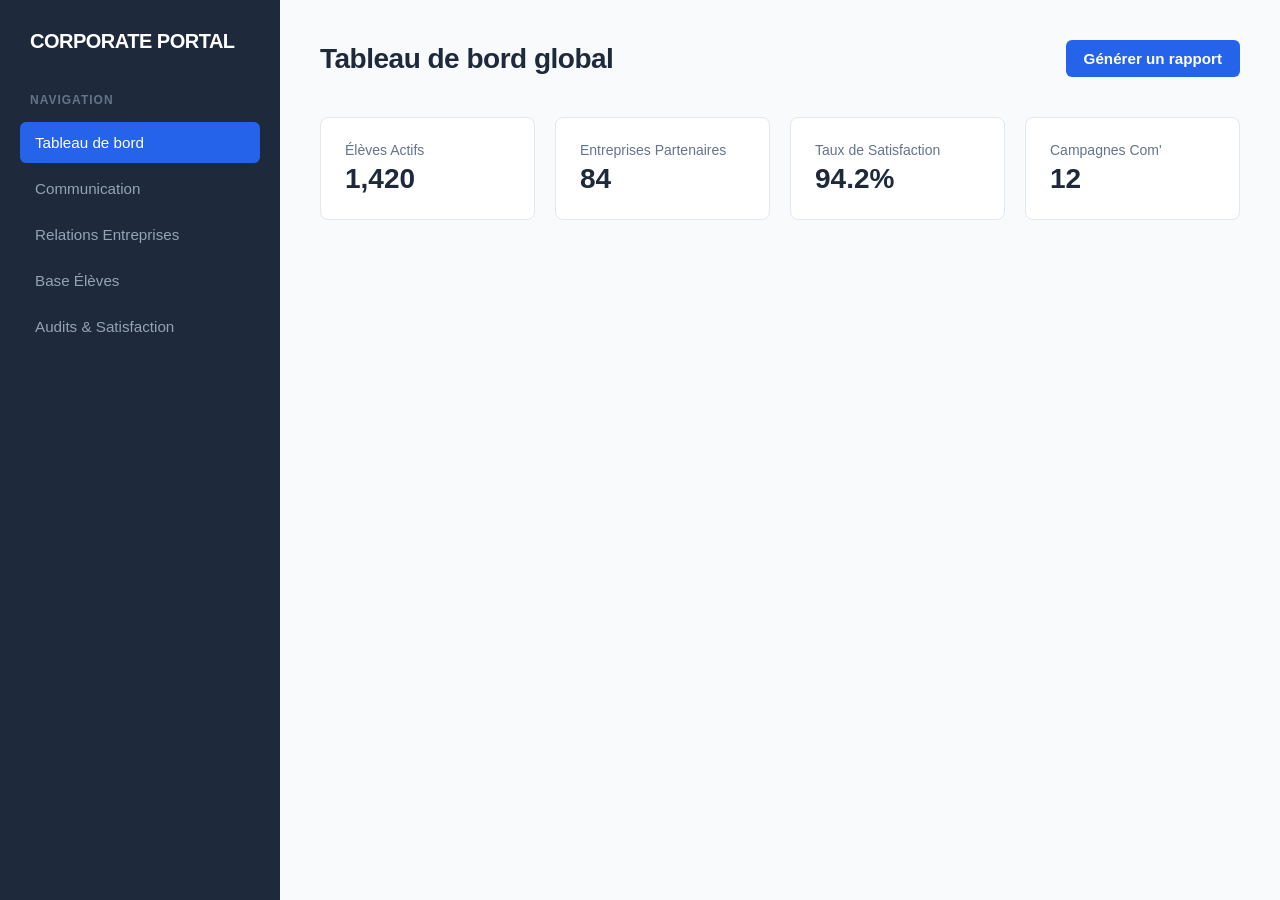
<file: index.html>
<!DOCTYPE html>
<html lang="fr">
<head>
    <meta charset="UTF-8">
    <meta name="viewport" content="width=device-width, initial-scale=1.0">
    <title>Dashboard - Association</title>
    <link rel="stylesheet" href="style.css">
</head>
<body>
    <aside>
        <div class="brand">Corporate Portal</div>
        <p class="menu-label">Navigation</p>
        <nav>
            <a href="index.html" class="active">Tableau de bord</a>
            <a href="communication.html">Communication</a>
            <a href="entreprises.html">Relations Entreprises</a>
            <a href="eleves.html">Base Élèves</a>
            <a href="satisfaction.html">Audits & Satisfaction</a>
        </nav>
    </aside>

    <main>
        <div class="header-actions">
            <h1>Tableau de bord global</h1>
            <button class="btn btn-primary" onclick="alert('Rapport généré')">Générer un rapport</button>
        </div>
        
        <div class="stats-grid">
            <div class="stat-card"><p>Élèves Actifs</p><h3>1,420</h3></div>
            <div class="stat-card"><p>Entreprises Partenaires</p><h3>84</h3></div>
            <div class="stat-card"><p>Taux de Satisfaction</p><h3>94.2%</h3></div>
            <div class="stat-card"><p>Campagnes Com'</p><h3>12</h3></div>
        </div>
    </main>
</body>
</html>
</file>
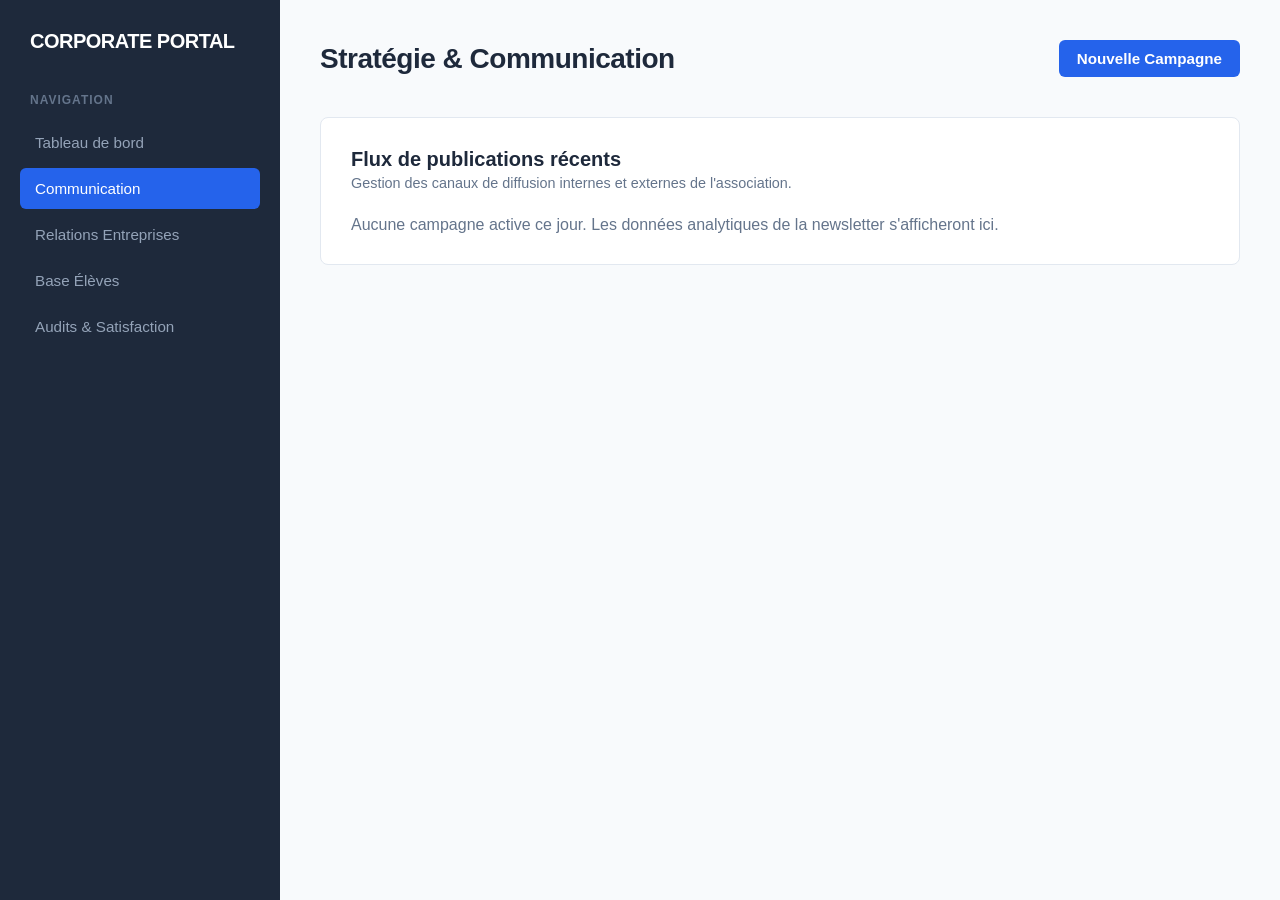
<file: communication.html>
<!DOCTYPE html>
<html lang="fr">
<head>
    <meta charset="UTF-8">
    <meta name="viewport" content="width=device-width, initial-scale=1.0">
    <title>Communication - Association</title>
    <link rel="stylesheet" href="style.css">
</head>
<body>
    <aside>
        <div class="brand">Corporate Portal</div>
        <p class="menu-label">Navigation</p>
        <nav>
            <a href="index.html">Tableau de bord</a>
            <a href="communication.html" class="active">Communication</a>
            <a href="entreprises.html">Relations Entreprises</a>
            <a href="eleves.html">Base Élèves</a>
            <a href="satisfaction.html">Audits & Satisfaction</a>
        </nav>
    </aside>

    <main>
        <div class="header-actions">
            <h1>Stratégie & Communication</h1>
            <button class="btn btn-primary">Nouvelle Campagne</button>
        </div>
        <div class="panel">
            <div class="panel-header">
                <h2>Flux de publications récents</h2>
                <p>Gestion des canaux de diffusion internes et externes de l'association.</p>
            </div>
            <p style="color: var(--text-muted)">Aucune campagne active ce jour. Les données analytiques de la newsletter s'afficheront ici.</p>
        </div>
    </main>
</body>
</html>
</file>
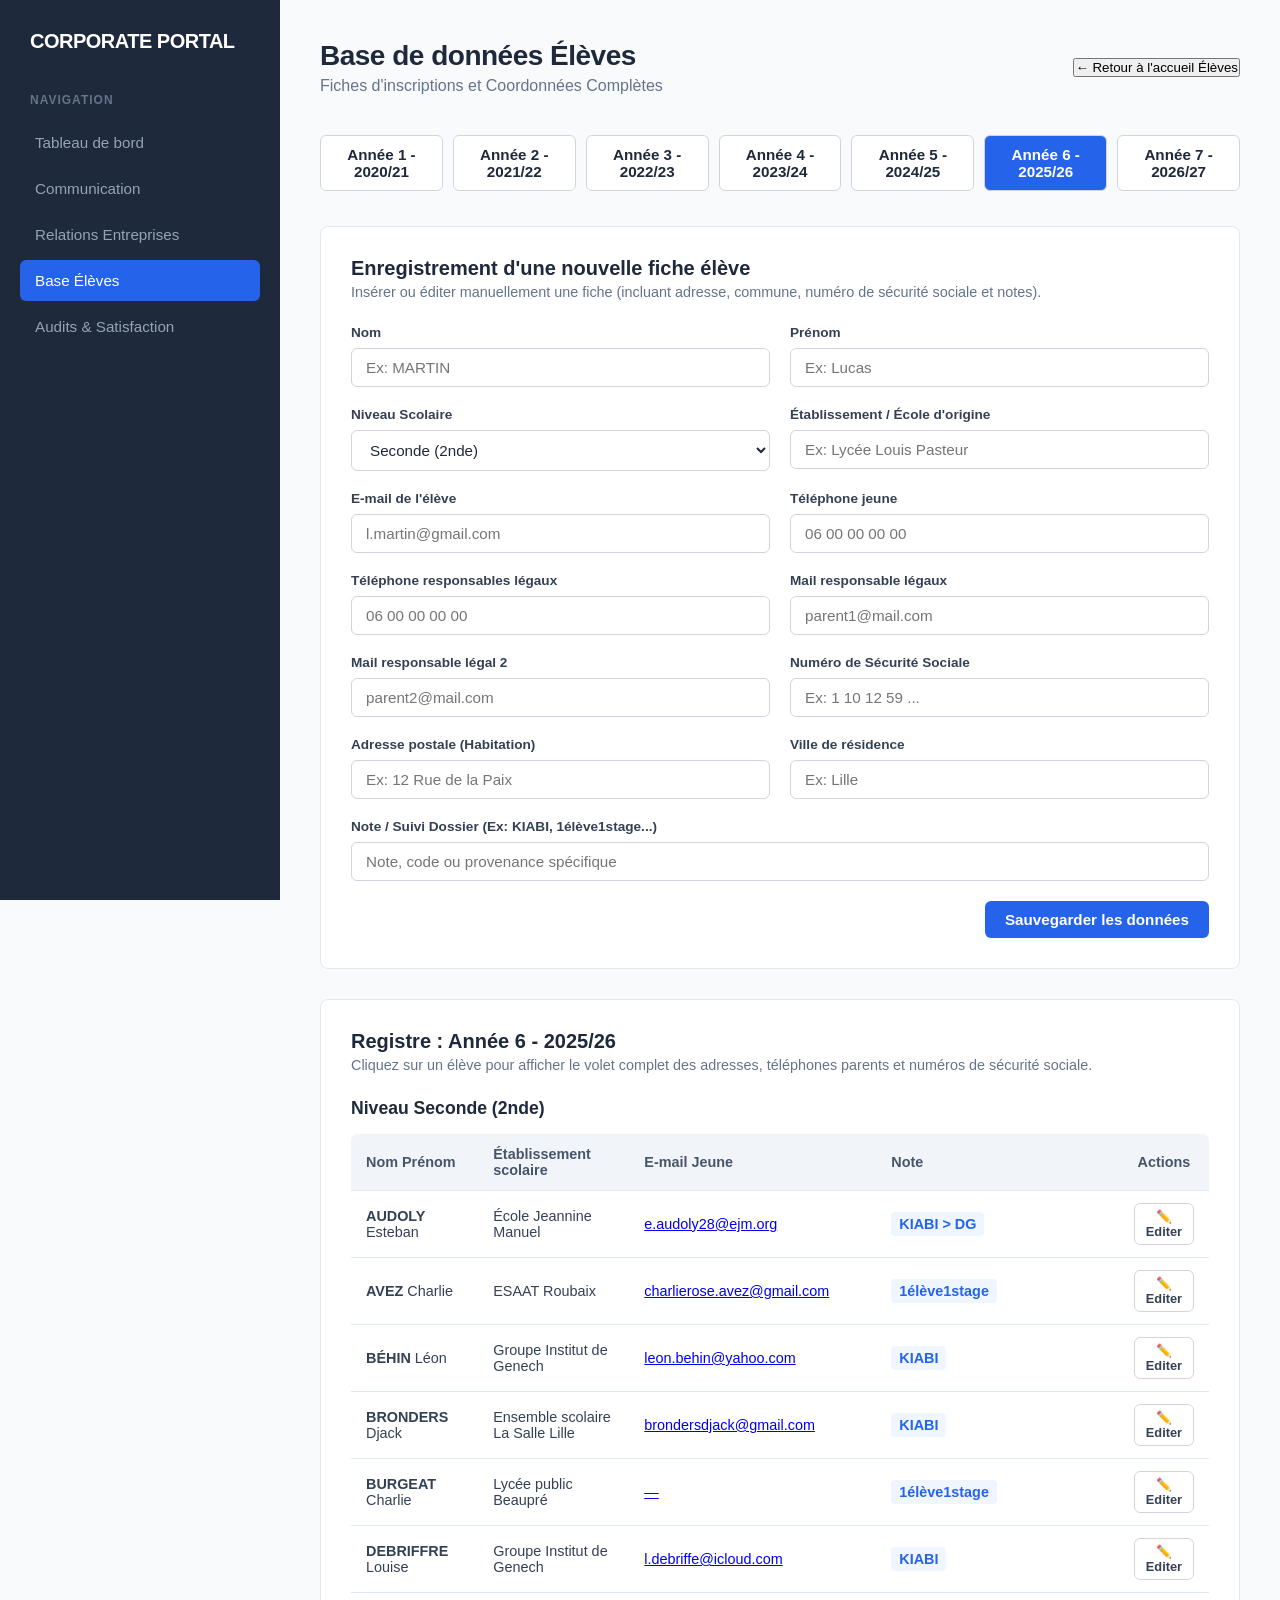
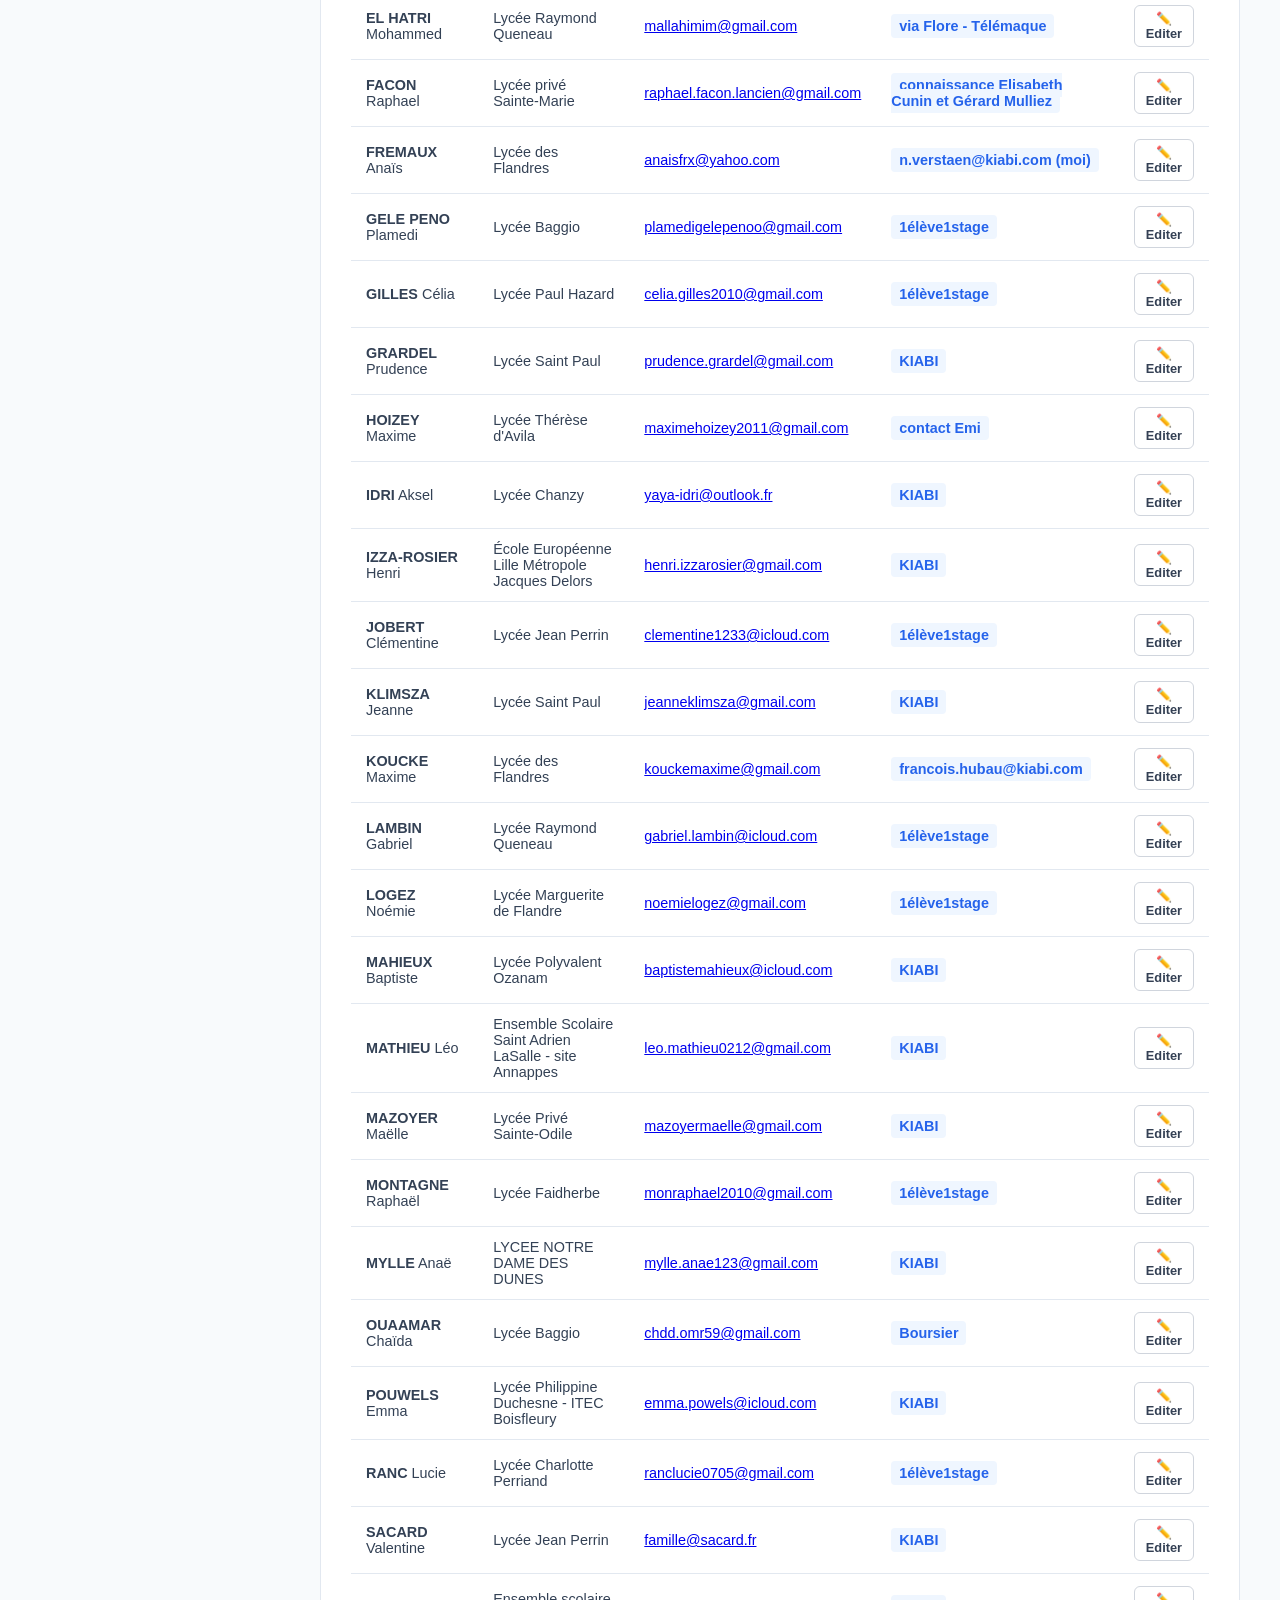
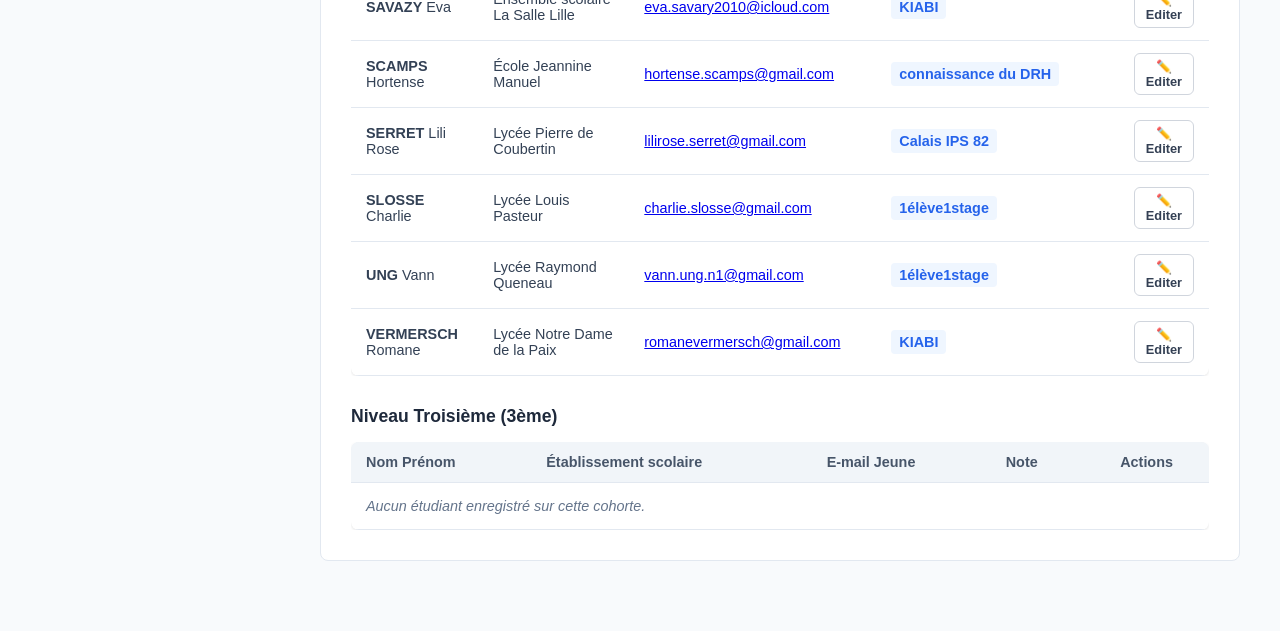
<file: eleves.html>
<!DOCTYPE html>
<html lang="fr">
<head>
    <meta charset="UTF-8">
    <meta name="viewport" content="width=device-width, initial-scale=1.0">
    <title>Élèves - Association</title>
    <link rel="stylesheet" href="style.css">
    <style>
        .level-section {
            margin-bottom: 40px;
        }
        
        .level-badge {
            display: inline-block;
            padding: 4px 10px;
            border-radius: 4px;
            font-size: 0.8rem;
            font-weight: 700;
            text-transform: uppercase;
        }
        
        .badge-3eme { background: #fef3c7; color: #d97706; }
        .badge-2nde { background: #ecfdf5; color: #059669; }

        .empty-message {
            color: #64748b;
            font-style: italic;
            padding: 15px 0;
        }

        .details-row {
            background-color: #f8fafc;
            font-size: 0.85rem;
        }

        .details-grid {
            display: grid;
            grid-template-columns: repeat(auto-fit, minmax(240px, 1fr));
            gap: 15px;
            padding: 15px;
            border-bottom: 2px solid #e2e8f0;
        }

        .details-item strong {
            color: var(--text-main);
            display: block;
            margin-bottom: 2px;
            font-size: 0.75rem;
            text-transform: uppercase;
            letter-spacing: 0.5px;
        }

        .note-tag {
            background: #eff6ff;
            color: var(--accent);
            padding: 4px 8px;
            border-radius: 4px;
            font-weight: 600;
        }

        .year-selector-bar {
            display: flex;
            gap: 10px;
            margin-bottom: 25px;
            overflow-x: auto;
            padding-bottom: 10px;
        }
    </style>
</head>
<body>

    <!-- BARRE LATÉRALE DE NAVIGATION -->
    <aside>
        <div class="brand">Corporate Portal</div>
        <p class="menu-label">Navigation</p>
        <nav>
            <a href="index.html">Tableau de bord</a>
            <a href="communication.html">Communication</a>
            <a href="entreprises.html">Relations Entreprises</a>
            <a href="eleves.html" class="active">Base Élèves</a>
            <a href="satisfaction.html">Audits & Satisfaction</a>
        </nav>
    </aside>

    <!-- CONTENU PRINCIPAL -->
    <main>
        <div class="header-actions">
            <div>
                <h1>Base de données Élèves</h1>
                <p style="color: #64748b; margin: 5px 0 0 0;">Fiches d'inscriptions et Coordonnées Complètes</p>
            </div>
            <!-- LE BOUTON RETOUR REINITIALISE LA VUE EN COURS DE CETTE PAGE -->
            <button onclick="triggerBackHome()" class="btn-back" style="cursor:pointer;">
                ← Retour à l'accueil Élèves
            </button>
        </div>

        <!-- SYSTÈME DES 7 ANNÉES SCOLAIRES -->
        <div class="year-selector-bar" id="year-buttons-container">
            <button class="btn btn-secondary" id="btn-year1" onclick="switchAcademicYear('year1')">Année 1 - 2020/21</button>
            <button class="btn btn-secondary" id="btn-year2" onclick="switchAcademicYear('year2')">Année 2 - 2021/22</button>
            <button class="btn btn-secondary" id="btn-year3" onclick="switchAcademicYear('year3')">Année 3 - 2022/23</button>
            <button class="btn btn-secondary" id="btn-year4" onclick="switchAcademicYear('year4')">Année 4 - 2023/24</button>
            <button class="btn btn-secondary" id="btn-year5" onclick="switchAcademicYear('year5')">Année 5 - 2024/25</button>
            <button class="btn btn-secondary" id="btn-year6" onclick="switchAcademicYear('year6')">Année 6 - 2025/26</button>
            <button class="btn btn-secondary" id="btn-year7" onclick="switchAcademicYear('year7')">Année 7 - 2026/27</button>
        </div>

        <!-- FORMULAIRE D'ENREGISTREMENT ET DE MODIFICATION -->
        <div class="panel">
            <div class="panel-header">
                <h2 id="form-title">Enregistrement d'une nouvelle fiche élève</h2>
                <p>Insérer ou éditer manuellement une fiche (incluant adresse, commune, numéro de sécurité sociale et notes).</p>
            </div>
            <form id="add-student-form" onsubmit="handleStudentSubmit(event)" oninput="markFormAsDirty()">
                <input type="hidden" id="edit-index" value="">
                
                <div class="form-grid">
                    <div class="form-group">
                        <label for="student-lastname">Nom</label>
                        <input type="text" id="student-lastname" placeholder="Ex: MARTIN" required>
                    </div>
                    <div class="form-group">
                        <label for="student-firstname">Prénom</label>
                        <input type="text" id="student-firstname" placeholder="Ex: Lucas" required>
                    </div>
                    <div class="form-group">
                        <label for="student-level">Niveau Scolaire</label>
                        <select id="student-level" required>
                            <option value="3eme">Troisième (3ème)</option>
                            <option value="2nde" selected>Seconde (2nde)</option>
                        </select>
                    </div>
                    <div class="form-group">
                        <label for="student-class">Établissement / École d'origine</label>
                        <input type="text" id="student-class" placeholder="Ex: Lycée Louis Pasteur" required>
                    </div>
                    <div class="form-group">
                        <label for="student-email">E-mail de l'élève</label>
                        <input type="email" id="student-email" placeholder="l.martin@gmail.com">
                    </div>
                    <div class="form-group">
                        <label for="student-phone">Téléphone jeune</label>
                        <input type="text" id="student-phone" placeholder="06 00 00 00 00">
                    </div>
                    <div class="form-group">
                        <label for="student-resp-phone">Téléphone responsables légaux</label>
                        <input type="text" id="student-resp-phone" placeholder="06 00 00 00 00">
                    </div>
                    <div class="form-group">
                        <label for="student-resp-mail1">Mail responsable légaux</label>
                        <input type="email" id="student-resp-mail1" placeholder="parent1@mail.com">
                    </div>
                    <div class="form-group">
                        <label for="student-resp-mail2">Mail responsable légal 2</label>
                        <input type="email" id="student-resp-mail2" placeholder="parent2@mail.com">
                    </div>
                    <div class="form-group">
                        <label for="student-secu">Numéro de Sécurité Sociale</label>
                        <input type="text" id="student-secu" placeholder="Ex: 1 10 12 59 ...">
                    </div>
                    <div class="form-group">
                        <label for="student-habitation">Adresse postale (Habitation)</label>
                        <input type="text" id="student-habitation" placeholder="Ex: 12 Rue de la Paix">
                    </div>
                    <div class="form-group">
                        <label for="student-ville2">Ville de résidence</label>
                        <input type="text" id="student-ville2" placeholder="Ex: Lille">
                    </div>
                    <div class="form-group" style="grid-column: span 2;">
                        <label for="student-note">Note / Suivi Dossier (Ex: KIABI, 1élève1stage...)</label>
                        <input type="text" id="student-note" placeholder="Note, code ou provenance spécifique">
                    </div>
                </div>
                <div style="display: flex; justify-content: flex-end; margin-top: 15px; gap: 10px;">
                    <button type="button" id="btn-cancel-edit" class="btn btn-secondary" style="display: none;" onclick="cancelEdit()">Annuler</button>
                    <button type="submit" class="btn btn-primary" style="background-color: #2563eb; color: white; padding: 10px 20px; border: none; border-radius: 6px; cursor: pointer; font-weight: 600;">Sauvegarder les données</button>
                </div>
            </form>
        </div>

        <!-- AFFICHAGE DU REGISTRE DE L'ANNÉE SELECTIONNÉE -->
        <div class="panel">
            <div class="panel-header">
                <h2 id="table-title">Fiches de l'Année Scolaire Sélectionnée</h2>
                <p>Cliquez sur un élève pour afficher le volet complet des adresses, téléphones parents et numéros de sécurité sociale.</p>
            </div>
            
            <h3 style="margin-bottom: 15px; font-size: 1.1rem; color: #1e293b;">Niveau Seconde (2nde)</h3>
            <div class="table-responsive" style="margin-bottom: 30px;">
                <table style="width: 100%; border-collapse: collapse; background: white; border-radius: 8px; overflow: hidden; box-shadow: 0 1px 3px rgba(0,0,0,0.1);">
                    <thead style="background-color: #f1f5f9; text-align: left;">
                        <tr>
                            <th style="padding: 12px 15px;">Nom Prénom</th>
                            <th style="padding: 12px 15px;">Établissement scolaire</th>
                            <th style="padding: 12px 15px;">E-mail Jeune</th>
                            <th style="padding: 12px 15px;">Note</th>
                            <th style="padding: 12px 15px; text-align: center;">Actions</th>
                        </tr>
                    </thead>
                    <tbody id="tbody-2nde"></tbody>
                </table>
            </div>

            <h3 style="margin-bottom: 15px; font-size: 1.1rem; color: #1e293b;">Niveau Troisième (3ème)</h3>
            <div class="table-responsive">
                <table style="width: 100%; border-collapse: collapse; background: white; border-radius: 8px; overflow: hidden; box-shadow: 0 1px 3px rgba(0,0,0,0.1);">
                    <thead style="background-color: #f1f5f9; text-align: left;">
                        <tr>
                            <th style="padding: 12px 15px;">Nom Prénom</th>
                            <th style="padding: 12px 15px;">Établissement scolaire</th>
                            <th style="padding: 12px 15px;">E-mail Jeune</th>
                            <th style="padding: 12px 15px;">Note</th>
                            <th style="padding: 12px 15px; text-align: center;">Actions</th>
                        </tr>
                    </thead>
                    <tbody id="tbody-3eme"></tbody>
                </table>
            </div>
        </div>
    </main>
    </div>

    <script>
        // Indicateur pour savoir si le formulaire contient des modifications non enregistrées
        let isFormDirty = false;
        let currentYear = 'year6'; // Par défaut sur 2025/2026 (Année 6)

        function markFormAsDirty() {
            isFormDirty = true;
        }

        // Système de protection anti-perte de saisie
        function checkUnsavedChanges() {
            if (isFormDirty) {
                return confirm("Attention : Vous avez un enregistrement ou une modification de fiche en cours. Si vous continuez sans valider, vos données seront perdues. Voulez-vous abandonner la saisie ?");
            }
            return true;
        }

        // Bouton Retour à l'accueil interne de la page
        function triggerBackHome() {
            if (!checkUnsavedChanges()) return;
            cancelEdit();
            switchAcademicYear('year6');
            isFormDirty = false;
        }

        // Données d'initialisation complètes extraites de ton Excel pour l'Année 6
        const defaultStudentsYear6 = [
            { lastname: 'MAZOYER', firstname: 'Maëlle', level: '2nde', class: 'Lycée Privé Sainte-Odile', email: 'mazoyermaelle@gmail.com', phone_jeune: '06 33 24 65 86', phone_resp: '06 07 02 61 16 / 06 81 35 54 06 / 06 69 59 06 25', email_resp1: 'stephanie.gay@kiabi.com', email_resp2: 'fmazoyer@elise.6m.fr', note: 'KIABI', habitation: '55 Rue Bonte Pollet', ville2: 'Lille', secu: '2 10 08 59 512 604 23' },
            { lastname: 'MATHIEU', firstname: 'Léo', level: '2nde', class: 'Ensemble Scolaire Saint Adrien LaSalle - site Annappes', email: 'leo.mathieu0212@gmail.com', phone_jeune: '07 86 10 35 74', phone_resp: '06 76 23 47 35 / 06 85 80 17 42', email_resp1: 'j.mathieu@kiabi.com', email_resp2: 'melaniemagois@yahoo.fr', note: 'KIABI', habitation: '20 Allée des jasmins', ville2: 'Villeneuve-d\'Ascq', secu: '1 10 02 59 009 362 14' },
            { lastname: 'FREMAUX', firstname: 'Anaïs', level: '2nde', class: 'Lycée des Flandres', email: 'anaisfrx@yahoo.com', phone_jeune: '06 68 79 19 46', phone_resp: '06 66 65 98 48 / 06 50 10 21 99', email_resp1: 'isafontaine8@yahoo.fr', email_resp2: 'fremauxseb@yahoo.fr', note: 'n.verstaen@kiabi.com (moi)', habitation: '32 Allée du clos', ville2: 'Hazebrouck', secu: '2 10 05 59 009 541 23' },
            { lastname: 'BÉHIN', firstname: 'Léon', level: '2nde', class: 'Groupe Institut de Genech', email: 'leon.behin@yahoo.com', phone_jeune: '07 54 39 92 72', phone_resp: '07 44 42 07 08 / 06 22 14 66 82', email_resp1: 'jeremy.chatelain@kiabi.com', email_resp2: 'christophe.behin@yahoo.fr / amandinecorbeille@yahoo.fr', note: 'KIABI', habitation: '15 bis rue nationale', ville2: 'Genech', secu: '1 10 04 59 312 411 02' },
            { lastname: 'SAVAZY', firstname: 'Eva', level: '2nde', class: 'Ensemble scolaire La Salle Lille', email: 'eva.savary2010@icloud.com', phone_jeune: '06 07 96 38 51', phone_resp: '06 18 67 40 90 / 06 74 60 27 06 / 06 69 96 08 92', email_resp1: 'manuelafaisca@hotmail.com', email_resp2: 'david.savary@hotmail.fr', note: 'KIABI', habitation: '3 Avenue du 18 Juin', ville2: 'Ronchin', secu: '2 10 12 59 009 253 08' },
            { lastname: 'KLIMSZA', firstname: 'Jeanne', level: '2nde', class: 'Lycée Saint Paul', email: 'jeanneklimsza@gmail.com', phone_jeune: '06 17 34 53 98', phone_resp: '06 78 82 16 76 / 06 78 90 23 69', email_resp1: 'smangez@hotmail.com', email_resp2: 'jonathan@spherebleue.eu', note: 'KIABI', habitation: '14 Rue du 11 Novembre', ville2: 'Croix', secu: '2 10 10 59 009 265 61' },
            { lastname: 'POUWELS', firstname: 'Emma', level: '2nde', class: 'Lycée Philippine Duchesne - ITEC Boisfleury', email: 'emma.powels@icloud.com', phone_jeune: '06 70 13 84 78', phone_resp: '06 82 01 69 64/ 06 48 28 44 58', email_resp1: 'pouwelsfamily@gmail.com', email_resp2: 'j.verley@ajef-cabinet.fr', note: 'KIABI', habitation: '8 Clos de Chapicolle', ville2: 'Montbonnot-Saint-Martin', secu: '2 10 03 38 185 262 89' },
            { lastname: 'IZZA-ROSIER', firstname: 'Henri', level: '2nde', class: 'École Européenne Lille Métropole Jacques Delors', email: 'henri.izzarosier@gmail.com', phone_jeune: '07 78 88 85 86', phone_resp: '06 77 55 64 06 / 06 99 529 279', email_resp1: 'c.ponche@kiabi.com', email_resp2: 'rosier.charlotte@gmail.com/ karim.izza@gmail.com', note: 'KIABI', habitation: '148 Rue Pierre Brossolette', ville2: 'Marcq-en-Barœul', secu: '1 10 10 59 750 113 52' },
            { lastname: 'HOIZEY', firstname: 'Maxime', level: '2nde', class: 'Lycée Thérèse d\'Avila', email: 'maximehoizey2011@gmail.com', phone_jeune: '06 52 53 00 96', phone_resp: '06 61 68 54 98 / 07 66 78 70 20', email_resp1: 'paulinedelhaye@gmail.com', email_resp2: 'fohoizey@gmail.com', note: 'contact Emi', habitation: '42 avenue du plat pays', ville2: 'Wambrechies', secu: '1 11 03 06 088 651 80' },
            { lastname: 'BURGEAT', firstname: 'Charlie', level: '2nde', class: 'Lycée public Beaupré', email: '', phone_jeune: '07 69 80 45 15', phone_resp: '06 10 90 06 26 / 06 65 78 65 50', email_resp1: 'vbburgeat@hotmail.fr', email_resp2: '', note: '1élève1stage', habitation: '19 Rue Max Dormoy', ville2: 'Wavrin', secu: '1 10 09 59 750 394 46' },
            { lastname: 'JOBERT', firstname: 'Clémentine', level: '2nde', class: 'Lycée Jean Perrin', email: 'clementine1233@icloud.com', phone_jeune: '06 78 50 55 92', phone_resp: '06 02 07 97 86 / 06 72 79 92 42', email_resp1: 'benedictejobert1@gmail.com', email_resp2: 'anthony.jobert@wanadoo.fr', note: '1élève1stage', habitation: '9 Rue des Hirondelles', ville2: 'Saint-André-lez-Lille', secu: '2 10 09 59 350 670 80' },
            { lastname: 'AVEZ', firstname: 'Charlie', level: '2nde', class: 'ESAAT Roubaix', email: 'charlierose.avez@gmail.com', phone_jeune: '07 67 59 46 53', phone_resp: '06 37 99 54 84 / 06 31 88 61 30', email_resp1: 'maton.angele@gmail.com', email_resp2: 'jerome.avez@gmail.com', note: '1élève1stage', habitation: '100 Rue des Tisserands', ville2: 'Marcq-en-Barœul', secu: '2 10 07 59 350 945 64' },
            { lastname: 'SCAMPS', firstname: 'Hortense', level: '2nde', class: 'École Jeannine Manuel', email: 'hortense.scamps@gmail.com', phone_jeune: '07 49 48 26 90', phone_resp: '06 66 21 98 97 / 06 28 96 43 99', email_resp1: 'sidole@yahoo.fr', email_resp2: 'joscamp@yahoo.fr', note: 'connaissance du DRH', habitation: '148 Rue de Lille', ville2: 'Mouvaux', secu: '210105959954526' },
            { lastname: 'EL HATRI', firstname: 'Mohammed', level: '2nde', class: 'Lycée Raymond Queneau', email: 'mallahimim@gmail.com', phone_jeune: '07 67 83 62 89', phone_resp: '07 53 36 17 06', email_resp1: 'enguerrand.louart@gmail.com', email_resp2: 'mallahimim@gmail.com', note: 'via Flore - Télémaque', habitation: '3 Rue Molière', ville2: 'Villeneuve-d\'Ascq', secu: '1 10 08 59 392 309 88' },
            { lastname: 'RANC', firstname: 'Lucie', level: '2nde', class: 'Lycée Charlotte Perriand', email: 'ranclucie0705@gmail.com', phone_jeune: '06 51 72 43 96', phone_resp: '06 27 62 13 91 / 06 10 26 21 85', email_resp1: 'brunoranc123@gmail.com', email_resp2: 'lynranc@yahoo.fr', note: '1élève1stage', habitation: '132 Allée du Manoir', ville2: 'Bachy', secu: '2100559009262 81' },
            { lastname: 'FACON', firstname: 'Raphael', level: '2nde', class: 'Lycée privé Sainte-Marie', email: 'raphael.facon.lancien@gmail.com', phone_jeune: '07 55 67 01 59', phone_resp: '06.81.99.85.60 (mère)/ 06 28 57 49 17', email_resp1: 'del.lancien@gmail.com', email_resp2: 'frafac@free.fr', note: 'connaissance Elisabeth Cunin et Gérard Mulliez', habitation: '10 Rue du Trianon', ville2: 'Wattignies', secu: '1 10 12 59 350 610 44' },
            { lastname: 'SLOSSE', firstname: 'Charlie', level: '2nde', class: 'Lycée Louis Pasteur', email: 'charlie.slosse@gmail.com', phone_jeune: '06 16 89 85 36', phone_resp: '06 22 51 72 95 / 06 85 27 52 58', email_resp1: 'juliaswozniak@gmail.com', email_resp2: 'x.slosse@hotmail.fr', note: '1élève1stage', habitation: '25 rue astrid briand la madeleine', ville2: 'La Madeleine', secu: '2 10 10 59 750 424 79' },
            { lastname: 'GILLES', firstname: 'Célia', level: '2nde', class: 'Lycée Paul Hazard', email: 'celia.gilles2010@gmail.com', phone_jeune: '06 65 36 11 29', phone_resp: '06 17 70 71 85 / 06 29 56 51 41', email_resp1: 'pierre.gilles38@gmail.com', email_resp2: 'prunemirabelle59@gmail.com', note: '1élève1stage', habitation: '12 Rue de la Gare', ville2: 'Hazebrouck', secu: '2 10 04 59 005 311 02' },
            { lastname: 'UNG', firstname: 'Vann', level: '2nde', class: 'Lycée Raymond Queneau', email: 'vann.ung.n1@gmail.com', phone_jeune: '07 71 27 74 12', phone_resp: '06 11 30 29 06 / 06 22 67 26 64', email_resp1: 'k.ung@gmail.com', email_resp2: 'oui.kim.vanny@gmail.com', note: '1élève1stage', habitation: '88 Rue de Roubaix', ville2: 'Villeneuve-d\'Ascq', secu: '1 10 06 59 214 654' },
            { lastname: 'OUAAMAR', firstname: 'Chaïda', level: '2nde', class: 'Lycée Baggio', email: 'chdd.omr59@gmail.com', phone_jeune: '07 82 28 18 67', phone_resp: '—', email_resp1: '—', email_resp2: '—', note: 'Boursier', habitation: '14 Boulevard d\'Alsace', ville2: 'Lille', secu: '2 10 02 59 750 211 89' },
            { lastname: 'VERMERSCH', firstname: 'Romane', level: '2nde', class: 'Lycée Notre Dame de la Paix', email: 'romanevermersch@gmail.com', phone_jeune: '06 73 88 78 49', phone_resp: '06 82 14 68 90 / 06 10 89 17 79', email_resp1: 'dehaypatricia@gmail.com', email_resp2: 'fravermersch@gmail.com', note: 'KIABI', habitation: '19 rue du boissonnet', ville2: 'Marcq en baroeul', secu: '2 10 03 59 350 743 08' },
            { lastname: 'AUDOLY', firstname: 'Esteban', level: '2nde', class: 'École Jeannine Manuel', email: 'e.audoly28@ejm.org', phone_jeune: '06 88 01 78 84', phone_resp: '06 95 05 25 92 / 06 49 53 54 26', email_resp1: 'natha_vi@yahoo.fr', email_resp2: 'audolyt@hotmail.com', note: 'KIABI > DG', habitation: '4 rue nouvelle', ville2: 'Mouvaux', secu: '1 10 10 99 216 290 71' },
            { lastname: 'BRONDERS', firstname: 'Djack', level: '2nde', class: 'Ensemble scolaire La Salle Lille', email: 'brondersdjack@gmail.com', phone_jeune: '06 03 21 40 64', phone_resp: '06 99 67 41 42', email_resp1: 'benjamin.bronders@kiabi.com', email_resp2: '', note: 'KIABI', habitation: '46 rue du docteur lesme emmerin', ville2: 'Emmerin', secu: '1 09 09 59 350 641 14' },
            { lastname: 'IDRI', firstname: 'Aksel', level: '2nde', class: 'Lycée Chanzy', email: 'yaya-idri@outlook.fr', phone_jeune: '07 80 52 98 58', phone_resp: '06 07 15 01 40 / 06 82 88 30 14', email_resp1: 'yacine.idri@kiabi.com', email_resp2: 'abser08@hotmail.fr', note: 'KIABI', habitation: '2 Ham. de Manicourt', ville2: 'Nouvion-sur-Meuse', secu: '1 10 01 08 105 371 07' },
            { lastname: 'MAHIEUX', firstname: 'Baptiste', level: '2nde', class: 'Lycée Polyvalent Ozanam', email: 'baptistemahieux@icloud.com', phone_jeune: '07 83 59 56 51', phone_resp: '07 83 62 30 11 / 06 70 12 98 14', email_resp1: 'h.mahieux@kiabi.com', email_resp2: 'nutella59@free.fr', note: 'KIABI', habitation: '3 Imp. Hallez 36 Rue Carnot', ville2: 'Mons-en-Barœul', secu: '1 10 06 59 350 925 21' },
            { lastname: 'MYLLE', firstname: 'Anaë', level: '2nde', class: 'LYCEE NOTRE DAME DES DUNES', email: 'mylle.anae123@gmail.com', phone_jeune: '07 55 62 24 03', phone_resp: '06 09 81 24 80 / 06 24 98 90 70', email_resp1: 'j.mylle@kiabi.com', email_resp2: 'mylle.sophie@gmail.com', note: 'KIABI', habitation: '450 Rue du Vert Vallon', ville2: 'Esquelbecq', secu: '2 10 03 59 750 390' },
            { lastname: 'SACARD', firstname: 'Valentine', level: '2nde', class: 'Lycée Jean Perrin', email: 'famille@sacard.fr', phone_jeune: '07 50 53 88 90', phone_resp: '06 44 01 92 60 / 06 77 44 82 43', email_resp1: 'celine.faugouin@yahoo.fr', email_resp2: 'sebastien.sacard@gmail.com', note: 'KIABI', habitation: '54 Avenue de l\'Amiral Courbet', ville2: 'Lambersart', secu: '2 10 12 75 111 670 76' },
            { lastname: 'GRARDEL', firstname: 'Prudence', level: '2nde', class: 'Lycée Saint Paul', email: 'prudence.grardel@gmail.com', phone_jeune: '06 09 52 21 47', phone_resp: '06 37 12 60 03 / 06 95 18 36 59', email_resp1: 'germain_adelaide@hotmail.fr', email_resp2: '', note: 'KIABI', habitation: '6 Rue Françoise de Beauffremez', ville2: 'Marcq-en-Barœul', secu: '2 10 05 59 350 743 40' },
            { lastname: 'KOUCKE', firstname: 'Maxime', level: '2nde', class: 'Lycée des Flandres', email: 'kouckemaxime@gmail.com', phone_jeune: '06 34 99 87 50', phone_resp: '06 22 95 51 88 / 06 07 82 82 31', email_resp1: 'hubaujulie@hotmail.fr', email_resp2: 'kouckejeanchristophe@gmail.com', note: 'francois.hubau@kiabi.com', habitation: '324 Route Meulen Straete', ville2: 'Hardifort', secu: '1 10 09 59 750 288 55' },
            { lastname: 'DEBRIFFRE', firstname: 'Louise', level: '2nde', class: 'Groupe Institut de Genech', email: 'l.debriffe@icloud.com', phone_jeune: '07 88 87 28 21', phone_resp: '06 82 57 14 31 / 06 81 59 30 58', email_resp1: 'magdebriffe@yahoo.fr', email_resp2: 'debriffea@yahoo.fr', note: 'KIABI', habitation: '1 Allee des Bleuets', ville2: 'Chéreng', secu: '2 10 09 59 350 726 24' },
            { lastname: 'LOGEZ', firstname: 'Noémie', level: '2nde', class: 'Lycée Marguerite de Flandre', email: 'noemielogez@gmail.com', phone_jeune: '06 50 20 94 5', phone_resp: '06 28 08 63 27 / 06 09 40 14 33', email_resp1: 'lulogez@gmail.com', email_resp2: 'jonathan.logez@gmail.com', note: '1élève1stage', habitation: '5 Rue Louis Aragon', ville2: 'Gondecourt', secu: '2 10 08 59 750 125 55' },
            { lastname: 'MONTAGNE', firstname: 'Raphaël', level: '2nde', class: 'Lycée Faidherbe', email: 'monraphael2010@gmail.com', phone_jeune: '06 13 82 35 07', phone_resp: '06 84 15 40 13 / 06 74 50 69 17', email_resp1: 'msamsoen@lillemetropole.fr', email_resp2: 'julagne@msn.com', note: '1élève1stage', habitation: '5 Rue Abbé Jacques Toulemonde', ville2: 'Ronchin', secu: '1100959750252 91' },
            { lastname: 'SERRET', firstname: 'Lili Rose', level: '2nde', class: 'Lycée Pierre de Coubertin', email: 'lilirose.serret@gmail.com', phone_jeune: '06 16 15 17 41', phone_resp: '07 67 51 15 98 / 06 24 70 27 71', email_resp1: 'aurelielatry@hotmail.fr', email_resp2: 'sebastien.serret@gmail.com', note: 'Calais IPS 82', habitation: '23 Residence Catherine Fournier', ville2: 'Fréthun', secu: '2 10 03 62 160 354 02' },
            { lastname: 'LAMBIN', firstname: 'Gabriel', level: '2nde', class: 'Lycée Raymond Queneau', email: 'gabriel.lambin@icloud.com', phone_jeune: '06 23 75 96 50', phone_resp: '06 13 05 51 48 / 06 24 16 00 59', email_resp1: 'karine_manisse@yahoo.fr', email_resp2: 'ch.lambin@yahoo.fr', note: '1élève1stage', habitation: '22 Rue de la Récréation', ville2: 'Villeneuve-d\'Ascq', secu: '1 10 02 59 009 363 79' },
            { lastname: 'GELE PENO', firstname: 'Plamedi', level: '2nde', class: 'Lycée Baggio', email: 'plamedigelepenoo@gmail.com', phone_jeune: '07 84 69 88 32', phone_resp: '07 58 16 99 91 / 07 58 70 50 85', email_resp1: 'firogèle@yahoo.fr', email_resp2: 'ndalajosette@gmail.com', note: '1élève1stage', habitation: '10 Rue Parmentier', ville2: 'Lille', secu: '10079333910' }
        ];

        // Charger le dictionnaire global structuré par années scolaires (1 à 7)
        function getAcademicDatabase() {
            const saved = localStorage.getItem('association_academic_db');
            if (!saved) {
                const initialDB = {
                    year1: [], year2: [], year3: [], year4: [], year5: [],
                    year6: defaultStudentsYear6,
                    year7: []
                };
                localStorage.setItem('association_academic_db', JSON.stringify(initialDB));
                return initialDB;
            }
            return JSON.parse(saved);
        }

        // Basculer d'une année à l'autre (avec alerte anti-perte de saisie)
        function switchAcademicYear(yearKey) {
            if (!checkUnsavedChanges()) return;

            currentYear = yearKey;
            isFormDirty = false;

            // Mettre à jour le look actif des boutons d'année
            document.querySelectorAll('.year-selector-bar button').forEach(btn => {
                btn.style.backgroundColor = "white";
                btn.style.color = "var(--text-main)";
            });
            const activeBtn = document.getElementById('btn-' + yearKey);
            if (activeBtn) {
                activeBtn.style.backgroundColor = "var(--accent)";
                activeBtn.style.color = "white";
            }

            // Changer les intitulés
            const labels = {
                year1: "Année 1 - 2020/21", year2: "Année 2 - 2021/22", year3: "Année 3 - 2022/23",
                year4: "Année 4 - 2023/24", year5: "Année 5 - 2024/25", year6: "Année 6 - 2025/26",
                year7: "Année 7 - 2026/27"
            };
            document.getElementById('table-title').innerText = "Registre : " + labels[yearKey];
            
            renderStudents();
        }

        function renderStudents() {
            const db = getAcademicDatabase();
            const currentList = db[currentYear] || [];

            const tbody3eme = document.getElementById('tbody-3eme');
            const tbody2nde = document.getElementById('tbody-2nde');
            
            tbody3eme.innerHTML = '';
            tbody2nde.innerHTML = '';

            let count3eme = 0, count2nde = 0;

            currentList.sort((a, b) => a.lastname.localeCompare(b.lastname)).forEach((student, index) => {
                const trMain = document.createElement('tr');
                trMain.style.cursor = "pointer";
                trMain.setAttribute('onclick', `toggleRow('row-details-${index}')`);
                trMain.innerHTML = `
                    <td style="padding: 12px 15px;"><strong>${student.lastname.toUpperCase()}</strong> ${student.firstname}</td>
                    <td style="padding: 12px 15px;">${student.class}</td>
                    <td style="padding: 12px 15px;"><a href="mailto:${student.email}" onclick="event.stopPropagation();">${student.email || '—'}</a></td>
                    <td style="padding: 12px 15px;"><span class="note-tag">${student.note || '—'}</span></td>
                    <td style="padding: 12px 15px; text-align: center;">
                        <button class="btn btn-secondary" style="padding: 5px 10px; font-size: 0.8rem;" onclick="event.stopPropagation(); loadStudentToForm(${index})">✏️ Editer</button>
                    </td>
                `;

                const trDetails = document.createElement('tr');
                trDetails.id = `row-details-${index}`;
                trDetails.className = 'details-row';
                trDetails.style.display = 'none';
                trDetails.innerHTML = `
                    <td colspan="5" style="padding: 0;">
                        <div class="details-grid">
                            <div class="details-item"><strong>Téléphone Jeune</strong> ${student.phone_jeune || '—'}</div>
                            <div class="details-item"><strong>Téléphone Responsables</strong> ${student.phone_resp || '—'}</div>
                            <div class="details-item"><strong>Mail Responsable</strong> ${student.email_resp1 || '—'}</div>
                            <div class="details-item"><strong>Mail Responsable 2</strong> ${student.email_resp2 || '—'}</div>
                            <div class="details-item"><strong>Numéro de Sécurité Sociale</strong> ${student.secu || '—'}</div>
                            <div class="details-item" style="grid-column: span 2;"><strong>Adresse de résidence (Habitation)</strong> ${student.habitation || '—'} — ${student.ville2 || ''}</div>
                        </div>
                    </td>
                `;

                if (student.level === '3eme') {
                    tbody3eme.appendChild(trMain);
                    tbody3eme.appendChild(trDetails);
                    count3eme++;
                } else {
                    tbody2nde.appendChild(trMain);
                    tbody2nde.appendChild(trDetails);
                    count2nde++;
                }
            });

            if (count3eme === 0) tbody3eme.innerHTML = '<tr><td colspan="5" class="empty-message" style="padding:15px;">Aucun étudiant enregistré sur cette cohorte.</td></tr>';
            if (count2nde === 0) tbody2nde.innerHTML = '<tr><td colspan="5" class="empty-message" style="padding:15px;">Aucun étudiant enregistré sur cette cohorte.</td></tr>';
        }

        function toggleRow(id) {
            const el = document.getElementById(id);
            el.style.display = (el.style.display === 'none') ? 'table-row' : 'none';
        }

        function loadStudentToForm(index) {
            const db = getAcademicDatabase();
            const student = db[currentYear][index];

            document.getElementById('edit-index').value = index;
            document.getElementById('student-lastname').value = student.lastname;
            document.getElementById('student-firstname').value = student.firstname;
            document.getElementById('student-level').value = student.level;
            document.getElementById('student-class').value = student.class;
            document.getElementById('student-email').value = student.email;
            document.getElementById('student-phone').value = student.phone_jeune;
            document.getElementById('student-resp-phone').value = student.phone_resp;
            document.getElementById('student-resp-mail1').value = student.email_resp1;
            document.getElementById('student-resp-mail2').value = student.email_resp2;
            document.getElementById('student-secu').value = student.secu || '';
            document.getElementById('student-habitation').value = student.habitation || '';
            document.getElementById('student-ville2').value = student.ville2 || '';
            document.getElementById('student-note').value = student.note;

            document.getElementById('form-title').innerText = "⚠️ MODIFICATION DE FICHE EN COURS";
            document.getElementById('btn-cancel-edit').style.display = "inline-flex";
            document.getElementById('add-student-form').scrollIntoView({ behavior: 'smooth' });
            isFormDirty = true;
        }

        function cancelEdit() {
            document.getElementById('add-student-form').reset();
            document.getElementById('edit-index').value = "";
            document.getElementById('form-title').innerText = "Enregistrement d'une nouvelle fiche élève";
            document.getElementById('btn-cancel-edit').style.display = "none";
            isFormDirty = false;
        }

        function handleStudentSubmit(event) {
            event.preventDefault();

            const db = getAcademicDatabase();
            const editIndex = document.getElementById('edit-index').value;

            const studentData = {
                lastname: document.getElementById('student-lastname').value.trim().toUpperCase(),
                firstname: document.getElementById('student-firstname').value.trim(),
                level: document.getElementById('student-level').value,
                class: document.getElementById('student-class').value.trim(),
                email: document.getElementById('student-email').value.trim(),
                phone_jeune: document.getElementById('student-phone').value.trim(),
                phone_resp: document.getElementById('student-resp-phone').value.trim(),
                email_resp1: document.getElementById('student-resp-mail1').value.trim(),
                email_resp2: document.getElementById('student-resp-mail2').value.trim(),
                secu: document.getElementById('student-secu').value.trim(),
                habitation: document.getElementById('student-habitation').value.trim(),
                ville2: document.getElementById('student-ville2').value.trim(),
                note: document.getElementById('student-note').value.trim()
            };

            if (editIndex !== "") {
                db[currentYear][editIndex] = studentData;
            } else {
                db[currentYear].push(studentData);
            }

            localStorage.setItem('association_academic_db', JSON.stringify(db));
            cancelEdit();
            renderStudents();
            alert("Données enregistrées localement pour cette année.");
        }

        // Chargement initial sur la cohorte 2025/2026
        window.onload = function() {
            switchAcademicYear('year6');
        };
    </script>
</body>
</html>
</file>
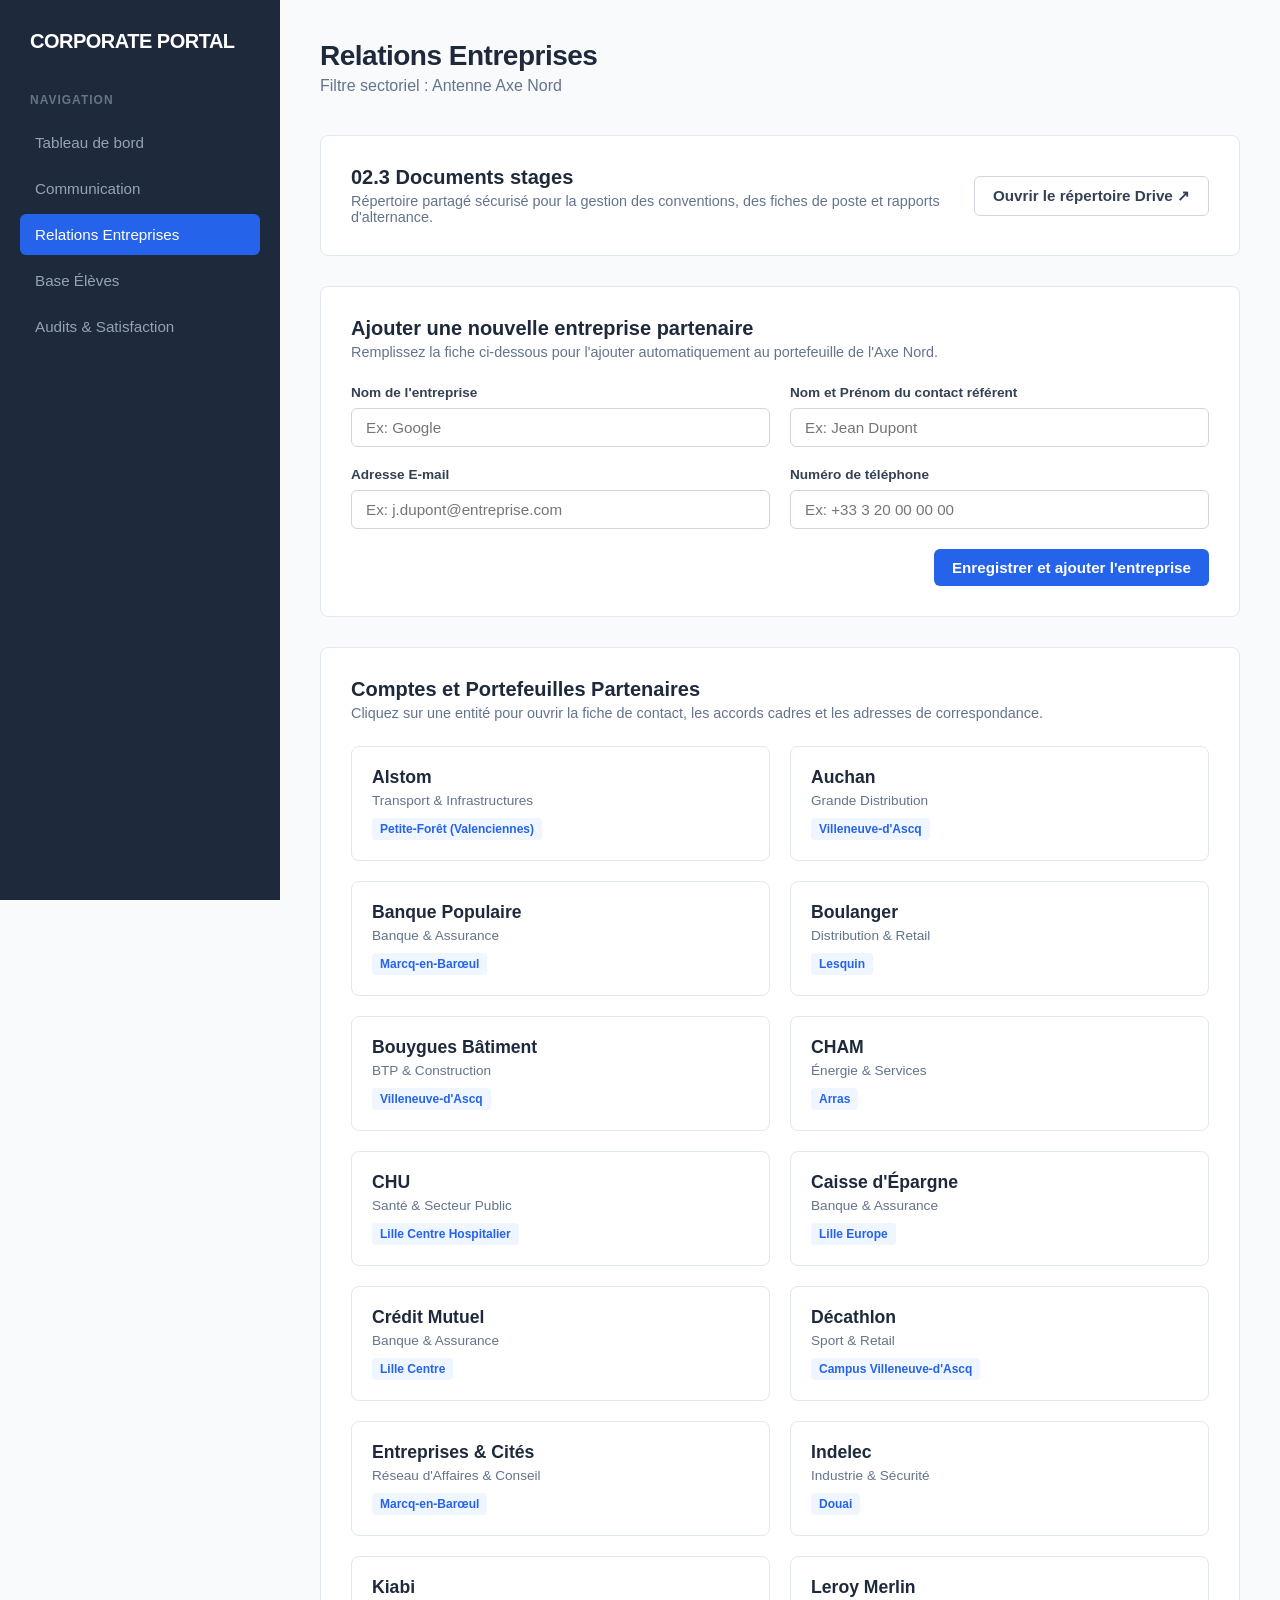
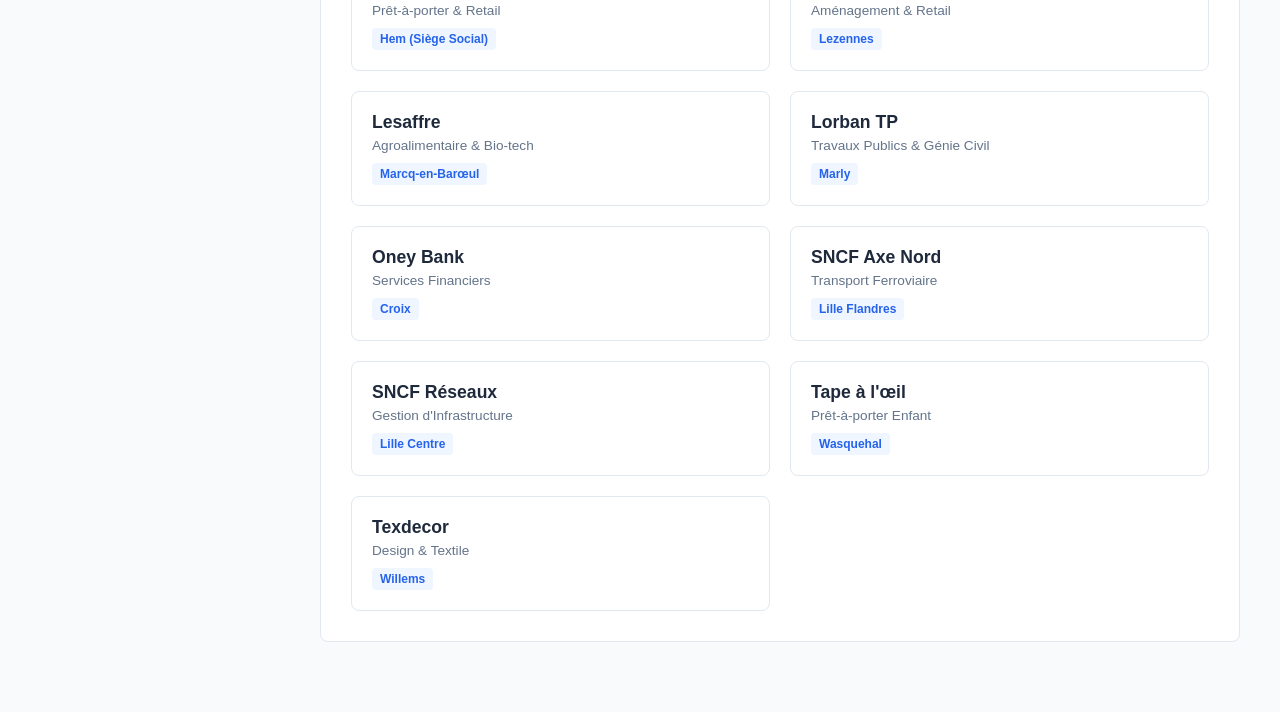
<file: entreprises.html>
<!DOCTYPE html>
<html lang="fr">
<head>
    <meta charset="UTF-8">
    <meta name="viewport" content="width=device-width, initial-scale=1.0">
    <title>Entreprises - Association</title>
    <link rel="stylesheet" href="style.css">
    <style>
        /* Styles de la grille d'entreprises */
        .companies-grid {
            display: grid;
            grid-template-columns: repeat(auto-fill, minmax(280px, 1fr));
            gap: 20px;
            margin-top: 15px;
        }

        .company-card {
            background: var(--bg-card);
            border: 1px solid var(--border);
            border-radius: 8px;
            padding: 20px;
            cursor: pointer;
            transition: all 0.2s ease-in-out;
            display: flex;
            flex-direction: column;
            justify-content: space-between;
        }

        .company-card:hover {
            border-color: var(--accent);
            box-shadow: 0 4px 12px rgba(37, 99, 235, 0.08);
            transform: translateY(-2px);
        }

        .company-info h3 {
            font-size: 1.1rem;
            font-weight: 600;
            color: var(--text-main);
            margin-bottom: 5px;
        }

        .company-info p {
            font-size: 0.85rem;
            color: var(--text-muted);
        }

        .region-badge {
            display: inline-block;
            background: #eff6ff;
            color: var(--accent);
            padding: 4px 8px;
            border-radius: 4px;
            font-size: 0.75rem;
            font-weight: 600;
            margin-top: 10px;
            width: fit-content;
        }

        /* Fenêtre Modale (Pop-up Contacts) */
        .modal-overlay {
            position: fixed;
            top: 0;
            left: 0;
            width: 100%;
            height: 100%;
            background: rgba(15, 23, 42, 0.6);
            backdrop-filter: blur(4px);
            display: flex;
            align-items: center;
            justify-content: center;
            z-index: 1000;
            opacity: 0;
            pointer-events: none;
            transition: opacity 0.2s ease;
        }

        .modal-overlay.active {
            opacity: 1;
            pointer-events: auto;
        }

        .modal-box {
            background: #fff;
            width: 100%;
            max-width: 550px;
            border-radius: 12px;
            box-shadow: 0 20px 25px -5px rgba(0,0,0,0.1);
            padding: 30px;
            position: relative;
            transform: translateY(20px);
            transition: transform 0.2s ease;
        }

        .modal-overlay.active .modal-box {
            transform: translateY(0);
        }

        .close-modal {
            position: absolute;
            top: 20px;
            right: 20px;
            background: #f1f5f9;
            border: none;
            width: 32px;
            height: 32px;
            border-radius: 50%;
            cursor: pointer;
            font-weight: bold;
            color: var(--text-muted);
            display: flex;
            align-items: center;
            justify-content: center;
        }

        .close-modal:hover {
            background: #e2e8f0;
            color: var(--text-main);
        }

        .modal-body h2 {
            font-size: 1.5rem;
            font-weight: 700;
            margin-bottom: 20px;
            color: #0f172a;
            border-bottom: 2px solid var(--border);
            padding-bottom: 10px;
        }

        .contact-row {
            margin-bottom: 15px;
            background: #f8fafc;
            padding: 12px 15px;
            border-radius: 6px;
            border-left: 3px solid var(--accent);
        }

        .contact-row label {
            font-size: 0.75rem;
            text-transform: uppercase;
            color: var(--text-muted);
            letter-spacing: 0.5px;
        }

        .contact-row p {
            font-size: 0.95rem;
            font-weight: 600;
            color: var(--text-main);
            margin-top: 2px;
        }
    </style>
</head>
<body>

    <aside>
        <div class="brand">Corporate Portal</div>
        <p class="menu-label">Navigation</p>
        <nav>
            <a href="index.html">Tableau de bord</a>
            <a href="communication.html">Communication</a>
            <a href="entreprises.html" class="active">Relations Entreprises</a>
            <a href="eleves.html">Base Élèves</a>
            <a href="satisfaction.html">Audits & Satisfaction</a>
        </nav>
    </aside>

    <main>
        <div class="header-actions">
            <div>
                <h1>Relations Entreprises</h1>
                <p style="color: var(--text-muted); margin-top: 5px;">Filtre sectoriel : Antenne Axe Nord</p>
            </div>
        </div>

        <div class="panel" style="display: flex; justify-content: space-between; align-items: center; gap: 20px;">
            <div>
                <h2 style="font-size: 1.25rem; font-weight: 600;">02.3 Documents stages</h2>
                <p style="color: var(--text-muted); font-size: 0.9rem; margin-top: 4px;">Répertoire partagé sécurisé pour la gestion des conventions, des fiches de poste et rapports d'alternance.</p>
            </div>
            <a href="#" target="_blank" class="btn btn-secondary" style="display: inline-flex; align-items: center; gap: 8px; font-weight: 600; white-space: nowrap; background: #fff;">
                Ouvrir le répertoire Drive ↗
            </a>
        </div>

        <div class="panel">
            <div class="panel-header">
                <h2>Ajouter une nouvelle entreprise partenaire</h2>
                <p>Remplissez la fiche ci-dessous pour l'ajouter automatiquement au portefeuille de l'Axe Nord.</p>
            </div>
            <form id="add-company-form" onsubmit="handleFormSubmit(event)">
                <div class="form-grid">
                    <div class="form-group">
                        <label for="comp-name">Nom de l'entreprise</label>
                        <input type="text" id="comp-name" placeholder="Ex: Google" required>
                    </div>
                    <div class="form-group">
                        <label for="comp-contact">Nom et Prénom du contact référent</label>
                        <input type="text" id="comp-contact" placeholder="Ex: Jean Dupont" required>
                    </div>
                    <div class="form-group">
                        <label for="comp-email">Adresse E-mail</label>
                        <input type="email" id="comp-email" placeholder="Ex: j.dupont@entreprise.com" required>
                    </div>
                    <div class="form-group">
                        <label for="comp-phone">Numéro de téléphone</label>
                        <input type="tel" id="comp-phone" placeholder="Ex: +33 3 20 00 00 00" required>
                    </div>
                </div>
                <div style="display: flex; justify-content: flex-end; margin-top: 10px;">
                    <button type="submit" class="btn btn-primary">Enregistrer et ajouter l'entreprise</button>
                </div>
            </form>
        </div>

        <div class="panel">
            <div class="panel-header">
                <h2>Comptes et Portefeuilles Partenaires</h2>
                <p>Cliquez sur une entité pour ouvrir la fiche de contact, les accords cadres et les adresses de correspondance.</p>
            </div>

            <div class="companies-grid" id="companies-container"></div>
        </div>
    </main>

    <div class="modal-overlay" id="contactModal" onclick="closeCompanyModal()">
        <div class="modal-box" onclick="event.stopPropagation()">
            <button class="close-modal" onclick="closeCompanyModal()">×</button>
            <div class="modal-body">
                <h2 id="modal-company-name">Nom Entreprise</h2>
                
                <div class="contact-row">
                    <label>Responsable Relations Écoles / RH</label>
                    <p id="modal-contact-name">En attente...</p>
                </div>
                
                <div class="contact-row">
                    <label>Adresse e-mail Directe</label>
                    <p id="modal-contact-email">contact@entreprise.com</p>
                </div>

                <div class="contact-row">
                    <label>Téléphone Ligne Directe</label>
                    <p id="modal-contact-phone">+33 3 20 00 00 00</p>
                </div>

                <div class="contact-row">
                    <label>Localisation</label>
                    <p id="modal-contact-loc">Axe Nord</p>
                </div>

                <div style="margin-top: 25px; display: flex; gap: 10px;">
                    <a href="#" id="modal-drive-btn" target="_blank" class="btn btn-primary" style="flex: 1;">Voir dossiers stages</a>
                    <button class="btn btn-secondary" onclick="closeCompanyModal()">Fermer</button>
                </div>
            </div>
        </div>
    </div>

    <script>
        // Base de données fixe incluant TOUTES les vagues d'entreprises demandées
        const defaultCompanies = {
            'Alstom': { name: 'Marc Lemaire', email: 'rh.nord@alstom.com', phone: '+33 3 27 51 00 00', loc: 'Petite-Forêt (Valenciennes)', sector: 'Transport & Infrastructures' },
            'Auchan': { name: 'Responsable Recrutement', email: 'contact@auchan.fr', phone: '+33 3 20 00 00 00', loc: 'Villeneuve-d\'Ascq', sector: 'Grande Distribution' },
            'Banque Populaire': { name: 'Sophie Nowak', email: 'relations-ecoles@bpnord.fr', phone: '+33 3 20 12 34 56', loc: 'Marcq-en-Barœul', sector: 'Banque & Assurance' },
            'Boulanger': { name: 'Julien Verhaghe', email: 'stages.nord@boulanger.fr', phone: '+33 3 20 43 21 00', loc: 'Lesquin', sector: 'Distribution & Retail' },
            'Bouygues Bâtiment': { name: 'Émilie Dubois', email: 'recrutement.nord@bouygues-construction.com', phone: '+33 3 20 16 70 00', loc: 'Villeneuve-d\'Ascq', sector: 'BTP & Construction' },
            'Caisse d\'Épargne': { name: 'Antoine Morel', email: 'talents@cenfe.fr', phone: '+33 3 20 63 50 00', loc: 'Lille Europe', sector: 'Banque & Assurance' },
            'CHAM': { name: 'Nicolas Legrand', email: 'contact.nord@cham.fr', phone: '+33 3 28 44 88 99', loc: 'Arras', sector: 'Énergie & Services' },
            'CHU': { name: 'Direction des Affaires Médicales', email: 'stages-etudiants@chru-lille.fr', phone: '+33 3 20 44 59 62', loc: 'Lille Centre Hospitalier', sector: 'Santé & Secteur Public' },
            'Crédit Mutuel': { name: 'Mathilde Roussel', email: 'carrieres-nord@cmne.fr', phone: '+33 3 20 76 89 00', loc: 'Lille Centre', sector: 'Banque & Assurance' },
            'Décathlon': { name: 'Service RH Campus', email: 'recrutement@decathlon.com', phone: '+33 3 20 10 20 30', loc: 'Campus Villeneuve-d\'Ascq', sector: 'Sport & Retail' },
            'Entreprises & Cités': { name: 'Pierre d\'Hulst', email: 'reseau-nord@entreprisesetcites.com', phone: '+33 3 20 09 44 00', loc: 'Marcq-en-Barœul', sector: 'Réseau d\'Affaires & Conseil' },
            'Indelec': { name: 'Guillaume Brochet', email: 'rh@indelec.com', phone: '+33 3 20 24 58 58', loc: 'Douai', sector: 'Industrie & Sécurité' },
            'Kiabi': { name: 'Stéphanie Gay / RH Campus', email: 'stephanie.gay@kiabi.com', phone: '+33 3 20 29 55 00', loc: 'Hem (Siège Social)', sector: 'Prêt-à-porter & Retail' },
            'Leroy Merlin': { name: 'Pôle Relations Écoles', email: 'contact.rh@leroymerlin.fr', phone: '+33 3 20 00 00 00', loc: 'Lezennes', sector: 'Aménagement & Retail' },
            'Lesaffre': { name: 'Audrey Fontaine', email: 'careers.nord@lesaffre.com', phone: '+33 3 20 81 61 00', loc: 'Marcq-en-Barœul', sector: 'Agroalimentaire & Bio-tech' },
            'Lorban TP': { name: 'Frédéric Lorban', email: 'contact.valenciennes@lorban.fr', phone: '+33 3 27 21 54 00', loc: 'Marly', sector: 'Travaux Publics & Génie Civil' },
            'Oney Bank': { name: 'Camille Simon', email: 'stages-alternance@oney.fr', phone: '+33 3 28 38 58 00', loc: 'Croix', sector: 'Services Financiers' },
            'SNCF Axe Nord': { name: 'Régis Dumoulin', email: 'recrutement.nord@sncf.fr', phone: '+33 3 28 53 20 00', loc: 'Lille Flandres', sector: 'Transport Ferroviaire' },
            'SNCF Réseaux': { name: 'Laurent Devos', email: 'contact.reseau-nord@sncf.fr', phone: '+33 3 20 14 65 00', loc: 'Lille Centre', sector: 'Gestion d\'Infrastructure' },
            'Tape à l\'œil': { name: 'Pôle Talents TAO', email: 'recrutement@tao.com', phone: '+33 3 20 00 00 00', loc: 'Wasquehal', sector: 'Prêt-à-porter Enfant' },
            'Texdecor': { name: 'Valérie Demeestere', email: 'rh@texdecor.com', phone: '+33 3 20 61 71 81', loc: 'Willems', sector: 'Design & Textile' }
        };

        function getCompanyDatabase() {
            const saved = localStorage.getItem('custom_companies');
            const customCompanies = saved ? JSON.parse(saved) : {};
            return { ...defaultCompanies, ...customCompanies };
        }

        function renderCompanies() {
            const database = getCompanyDatabase();
            const container = document.getElementById('companies-container');
            container.innerHTML = '';

            Object.keys(database).sort().forEach(key => {
                const comp = database[key];
                const card = document.createElement('div');
                card.className = 'company-card';
                card.setAttribute('onclick', `openCompanyModal("${key.replace(/"/g, '&quot;')}")`);
                card.innerHTML = `
                    <div class="company-info">
                        <h3>${key}</h3>
                        <p>${comp.sector || 'Partenaire Enregistré'}</p>
                    </div>
                    <div class="region-badge">${comp.loc}</div>
                `;
                container.appendChild(card);
            });
        }

        function handleFormSubmit(event) {
            event.preventDefault();

            const name = document.getElementById('comp-name').value.trim();
            const contact = document.getElementById('comp-contact').value.trim();
            const email = document.getElementById('comp-email').value.trim();
            const phone = document.getElementById('comp-phone').value.trim();

            if (!name || !contact || !email || !phone) return;

            const saved = localStorage.getItem('custom_companies');
            const customCompanies = saved ? JSON.parse(saved) : {};

            customCompanies[name] = {
                name: contact,
                email: email,
                phone: phone,
                loc: 'Axe Nord',
                sector: 'Nouveau Partenaire'
            };

            localStorage.setItem('custom_companies', JSON.stringify(customCompanies));
            document.getElementById('add-company-form').reset();
            renderCompanies();
            
            alert(`L'entreprise "${name}" a été correctement ajoutée.`);
        }

        function openCompanyModal(companyKey) {
            const database = getCompanyDatabase();
            const company = database[companyKey];
            if (company) {
                document.getElementById('modal-company-name').innerText = companyKey.toUpperCase();
                document.getElementById('modal-contact-name').innerText = company.name;
                document.getElementById('modal-contact-email').innerText = company.email;
                document.getElementById('modal-contact-phone').innerText = company.phone;
                document.getElementById('modal-contact-loc').innerText = company.loc;
                document.getElementById('modal-drive-btn').setAttribute('href', 'https://drive.google.com/drive/search?q=' + encodeURIComponent(companyKey));
                document.getElementById('contactModal').classList.add('active');
            }
        }

        function closeCompanyModal() {
            document.getElementById('contactModal').classList.remove('active');
        }

        window.onload = renderCompanies;
    </script>
</body>
</html>
</file>
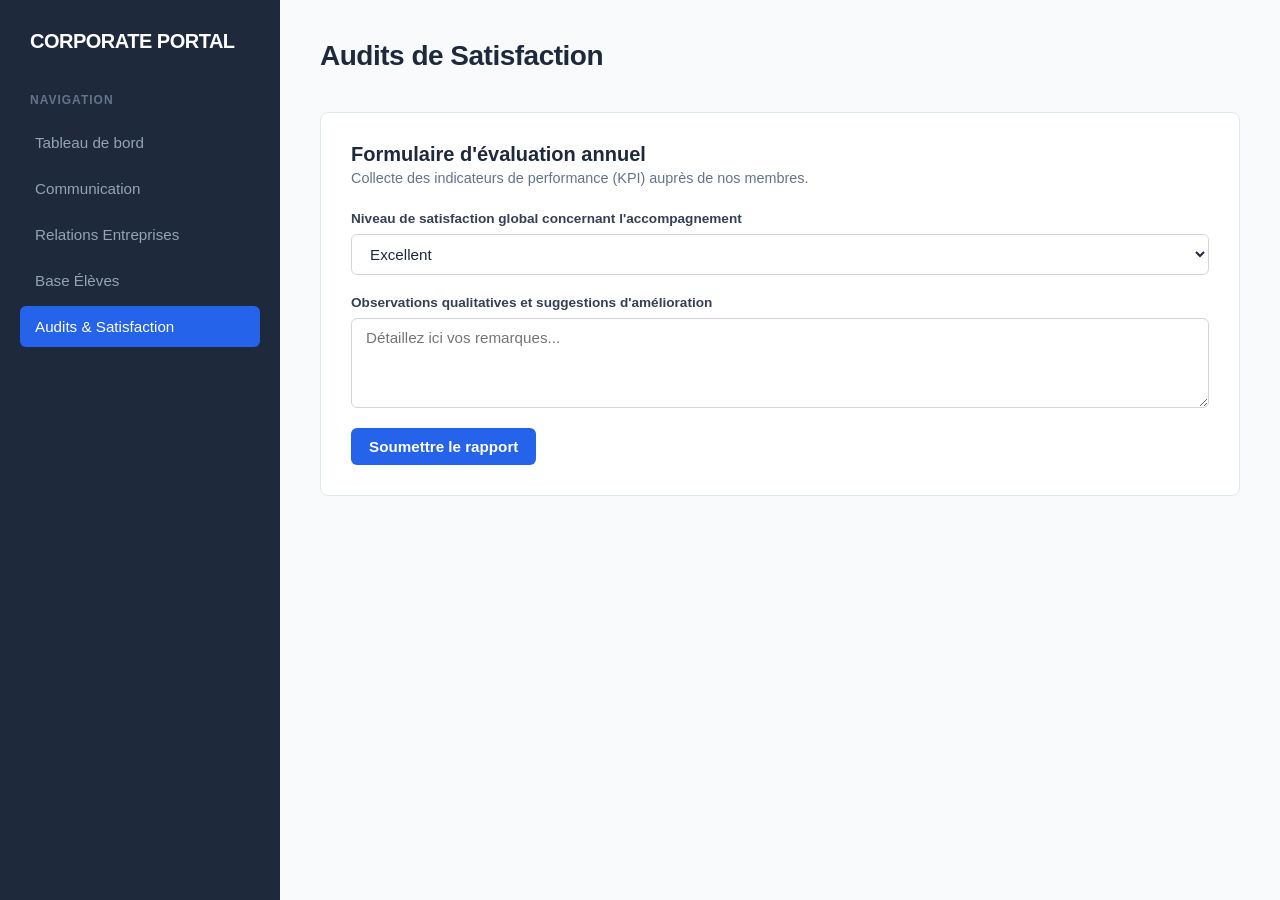
<file: satisfaction.html>
<!DOCTYPE html>
<html lang="fr">
<head>
    <meta charset="UTF-8">
    <meta name="viewport" content="width=device-width, initial-scale=1.0">
    <title>Satisfaction - Association</title>
    <link rel="stylesheet" href="style.css">
</head>
<body>
    <aside>
        <div class="brand">Corporate Portal</div>
        <p class="menu-label">Navigation</p>
        <nav>
            <a href="index.html">Tableau de bord</a>
            <a href="communication.html">Communication</a>
            <a href="entreprises.html">Relations Entreprises</a>
            <a href="eleves.html">Base Élèves</a>
            <a href="satisfaction.html" class="active">Audits & Satisfaction</a>
        </nav>
    </aside>

    <main>
        <div class="header-actions">
            <h1>Audits de Satisfaction</h1>
        </div>
        <div class="panel">
            <div class="panel-header">
                <h2>Formulaire d'évaluation annuel</h2>
                <p>Collecte des indicateurs de performance (KPI) auprès de nos membres.</p>
            </div>
            <form onsubmit="event.preventDefault(); alert('Données d\'audit enregistrées.');">
                <div class="form-group" style="margin-bottom: 20px;">
                    <label>Niveau de satisfaction global concernant l'accompagnement</label>
                    <select>
                        <option>Excellent</option>
                        <option>Satisfaisant</option>
                        <option>Insuffisant</option>
                    </select>
                </div>
                <div class="form-group" style="margin-bottom: 20px;">
                    <label>Observations qualitatives et suggestions d'amélioration</label>
                    <textarea rows="4" placeholder="Détaillez ici vos remarques..."></textarea>
                </div>
                <button type="submit" class="btn btn-primary">Soumettre le rapport</button>
            </form>
        </div>
    </main>
</body>
</html>
</file>
<file: style.css>
:root {
    --bg-main: #0f172a;
    --bg-side: #1e293b;
    --bg-card: #ffffff;
    --text-main: #1e293b;
    --text-muted: #64748b;
    --accent: #2563eb;
    --accent-hover: #1d4ed8;
    --border: #e2e8f0;
}

* { box-sizing: border-box; margin: 0; padding: 0; font-family: '-apple-system', BlinkMacSystemFont, 'Segoe UI', Roboto, sans-serif; }
body { background: #f8fafc; color: var(--text-main); display: flex; min-height: 100vh; }

/* Sidebar Navigation */
aside { width: 280px; background: var(--bg-side); color: #fff; padding: 30px 20px; display: flex; flex-direction: column; position: fixed; height: 100vh; }
.brand { font-size: 1.25rem; font-weight: 700; letter-spacing: -0.5px; margin-bottom: 40px; padding-left: 10px; color: #fff; text-transform: uppercase; }
.menu-label { font-size: 0.75rem; text-transform: uppercase; color: var(--text-muted); font-weight: 700; letter-spacing: 1px; margin-bottom: 15px; padding-left: 10px; }
nav { display: flex; flex-direction: column; gap: 5px; flex-grow: 1; }
nav a { color: #94a3b8; text-decoration: none; padding: 12px 15px; border-radius: 6px; font-size: 0.95rem; font-weight: 500; transition: all 0.2s; }
nav a:hover, nav a.active { background: rgba(255,255,255,0.05); color: #fff; }
nav a.active { background: var(--accent); color: #fff; }

/* Main Content Area */
main { margin-left: 280px; flex-grow: 1; padding: 40px; max-width: 1400px; width: calc(100% - 280px); }
.header-actions { display: flex; justify-content: space-between; align-items: center; margin-bottom: 40px; }
.header-actions h1 { font-size: 1.75rem; font-weight: 700; letter-spacing: -0.5px; }

/* Dashboard Stats */
.stats-grid { display: grid; grid-template-columns: repeat(4, 1fr); gap: 20px; margin-bottom: 40px; }
.stat-card { background: var(--bg-card); padding: 24px; border-radius: 8px; border: 1px solid var(--border); }
.stat-card p { font-size: 0.875rem; color: var(--text-muted); font-weight: 500; }
.stat-card h3 { font-size: 1.75rem; font-weight: 700; margin-top: 5px; }

.panel { background: var(--bg-card); border: 1px solid var(--border); border-radius: 8px; padding: 30px; margin-bottom: 30px; }
.panel-header { margin-bottom: 25px; }
.panel-header h2 { font-size: 1.25rem; font-weight: 600; }
.panel-header p { color: var(--text-muted); font-size: 0.9rem; margin-top: 4px; }

/* Tables */
.table-responsive { overflow-x: auto; }
table { width: 100%; border-collapse: collapse; text-align: left; font-size: 0.9rem; }
th { padding: 14px 16px; background: #f1f5f9; font-weight: 600; color: #475569; border-bottom: 1px solid var(--border); }
td { padding: 16px; border-bottom: 1px solid var(--border); color: #334155; }
tr:hover td { background: #f8fafc; }

/* Forms */
.form-grid { display: grid; grid-template-columns: repeat(2, 1fr); gap: 20px; margin-bottom: 20px; }
.form-group { display: flex; flex-direction: column; gap: 8px; }
.form-group.full-width { grid-column: span 2; }
label { font-size: 0.85rem; font-weight: 600; color: #344054; }
input, select, textarea { width: 100%; padding: 10px 14px; border: 1px solid #d0d5dd; border-radius: 6px; font-size: 0.95rem; background: #fff; color: var(--text-main); }
input:focus, select:focus, textarea:focus { outline: none; border-color: var(--accent); box-shadow: 0 0 0 4px rgba(37, 99, 235, 0.1); }

/* Buttons */
.btn { display: inline-flex; align-items: center; justify-content: center; padding: 10px 18px; border-radius: 6px; font-size: 0.95rem; font-weight: 600; cursor: pointer; transition: background 0.2s; border: none; text-decoration: none; }
.btn-primary { background: var(--accent); color: white; }
.btn-primary:hover { background: var(--accent-hover); }
.btn-secondary { background: #fff; border: 1px solid #d0d5dd; color: #344054; }
.btn-secondary:hover { background: #f9fafb; }
</file>
